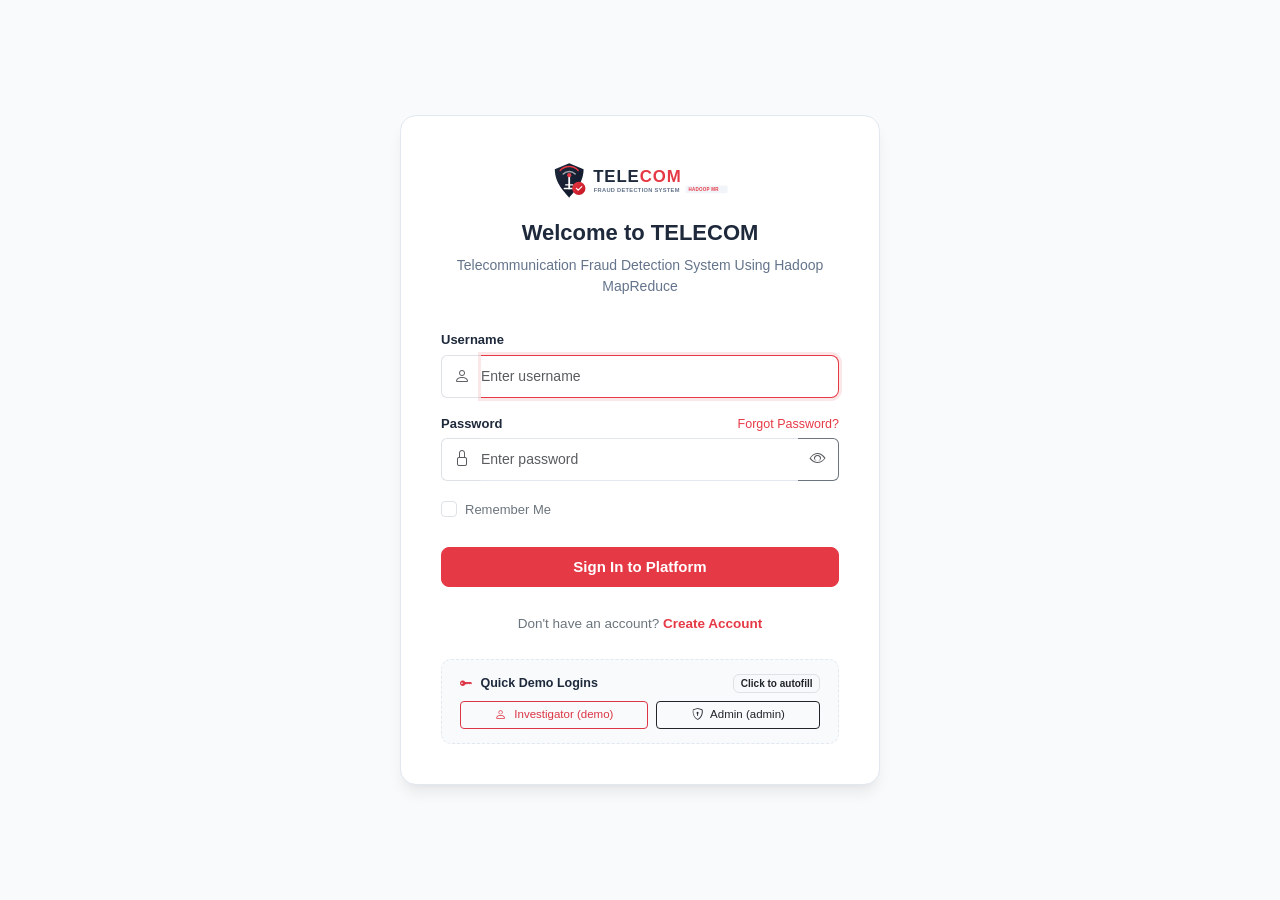
<file: frontend/index.html>
<!DOCTYPE html>
<html lang="en">
<head>
    <meta charset="UTF-8">
    <meta name="viewport" content="width=device-width, initial-scale=1.0">
    <title>TELECOM – Telecommunication Fraud Detection Using Hadoop MapReduce</title>
    <link rel="icon" type="image/svg+xml" href="assets/logo.svg">
    <script src="js/api.js"></script>
    <script>
        if (api.isAuthenticated()) {
            window.location.href = 'dashboard.html';
        } else {
            window.location.href = 'login.html';
        }
    </script>
</head>
<body style="background: #F8FAFC; display: flex; align-items: center; justify-content: center; height: 100vh; font-family: sans-serif; color: #64748B;">
    <div style="text-align: center;">
        <img src="assets/logo.svg" alt="TELECOM" style="height: 50px; margin-bottom: 20px;">
        <p>Loading TELECOM Telecommunication Fraud Detection System...</p>
    </div>
</body>
</html>
</file>
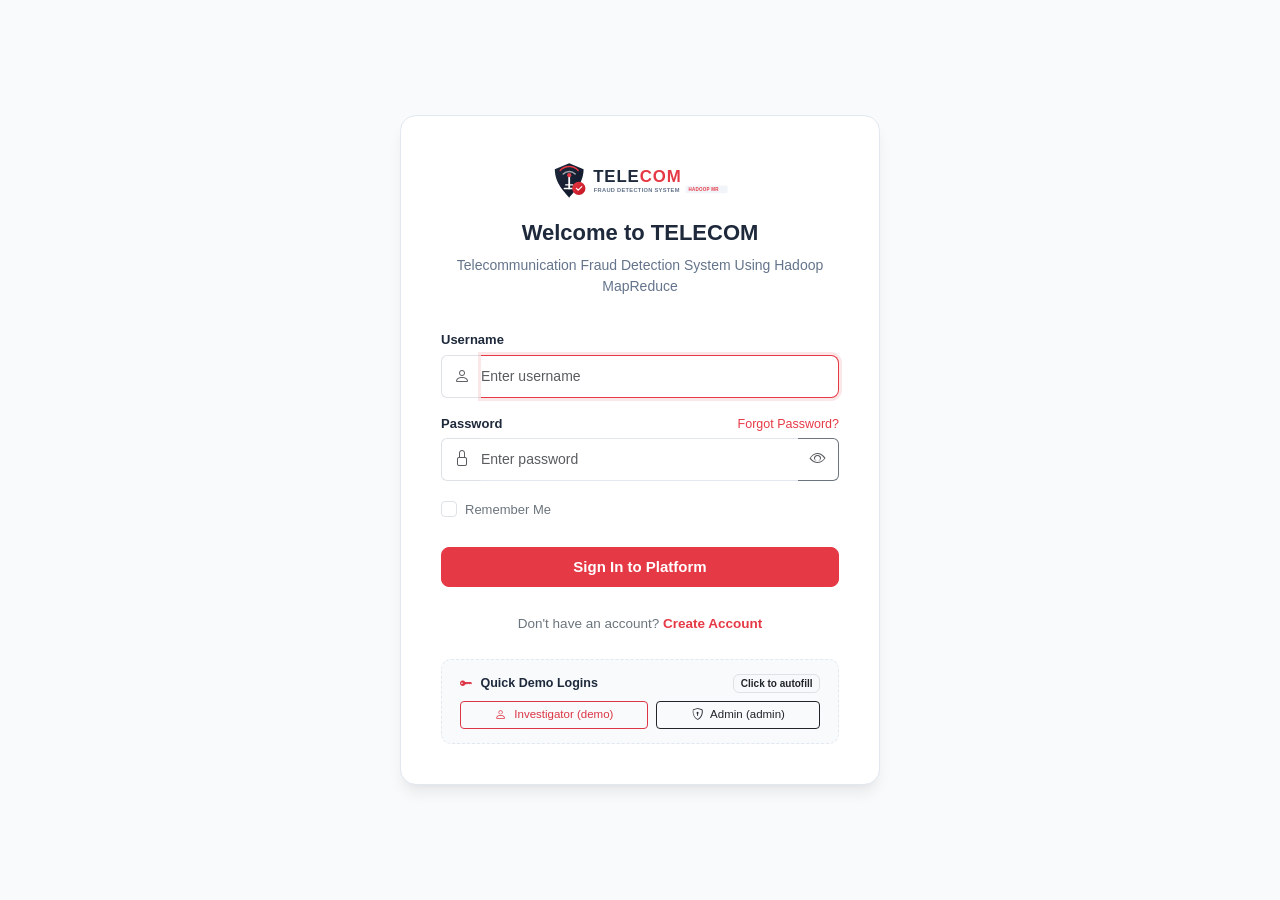
<file: frontend/login.html>
<!DOCTYPE html>
<html lang="en">
<head>
    <meta charset="UTF-8">
    <meta name="viewport" content="width=device-width, initial-scale=1.0">
    <title>TELECOM – Sign In | Telecommunication Fraud Detection Using Hadoop MapReduce</title>
    <link rel="icon" type="image/svg+xml" href="assets/logo.svg">
    <link href="https://cdn.jsdelivr.net/npm/bootstrap@5.3.2/dist/css/bootstrap.min.css" rel="stylesheet">
    <link rel="stylesheet" href="https://cdn.jsdelivr.net/npm/bootstrap-icons@1.11.2/font/bootstrap-icons.min.css">
    <link rel="stylesheet" href="css/style.css">
</head>
<body class="auth-page">

    <div class="auth-card">
        <div class="auth-header">
            <img src="assets/logo.svg" alt="TELECOM" style="height: 48px;">
            <h1 class="auth-title">Welcome to TELECOM</h1>
            <p class="auth-subtitle">Telecommunication Fraud Detection System Using Hadoop MapReduce</p>
        </div>

        <div id="loginAlert" class="alert alert-danger d-none" role="alert" style="font-size: 13.5px;"></div>
        <div id="loginSuccess" class="alert alert-success d-none" role="alert" style="font-size: 13.5px;"></div>

        <form id="loginForm" onsubmit="handleLoginSubmit(event)">
            <div class="mb-3">
                <label for="username" class="form-label">Username</label>
                <div class="input-group">
                    <span class="input-group-text bg-white border-end-0 text-muted"><i class="bi bi-person"></i></span>
                    <input type="text" class="form-control border-start-0 ps-0" id="username" placeholder="Enter username" required autofocus>
                </div>
            </div>

            <div class="mb-3">
                <div class="d-flex justify-content-between align-items-center mb-1">
                    <label for="password" class="form-label mb-0">Password</label>
                    <a href="javascript:void(0)" onclick="handleForgotPassword()" class="text-decoration-none" style="font-size: 12.5px; color: var(--brand-primary); font-weight: 500;">Forgot Password?</a>
                </div>
                <div class="input-group">
                    <span class="input-group-text bg-white border-end-0 text-muted"><i class="bi bi-lock"></i></span>
                    <input type="password" class="form-control border-start-0 border-end-0 ps-0" id="password" placeholder="Enter password" required>
                    <button class="btn btn-outline-secondary border-start-0 bg-white text-muted" type="button" id="togglePasswordBtn" onclick="togglePasswordVisibility()">
                        <i class="bi bi-eye" id="toggleIcon"></i>
                    </button>
                </div>
            </div>

            <div class="d-flex justify-content-between align-items-center mb-4">
                <div class="form-check">
                    <input class="form-check-input" type="checkbox" id="rememberMe">
                    <label class="form-check-label text-secondary" for="rememberMe" style="font-size: 13px;">
                        Remember Me
                    </label>
                </div>
            </div>

            <button type="submit" id="loginBtn" class="btn btn-primary w-100 py-2" style="font-size: 15px;">
                <span id="loginBtnSpinner" class="spinner-border spinner-border-sm me-2 d-none" role="status"></span>
                Sign In to Platform
            </button>
        </form>

        <div class="text-center mt-4">
            <span class="text-secondary" style="font-size: 13.5px;">Don't have an account? </span>
            <a href="register.html" style="color: var(--brand-primary); font-weight: 600; text-decoration: none; font-size: 13.5px;">Create Account</a>
        </div>

        <!-- Demo Credentials Box -->
        <div class="demo-credentials-box">
            <div class="d-flex align-items-center justify-content-between mb-2">
                <strong style="color: var(--text-primary); font-size: 12.5px;"><i class="bi bi-key-fill text-danger me-1"></i> Quick Demo Logins</strong>
                <span class="badge bg-light text-dark border" style="font-size: 10px;">Click to autofill</span>
            </div>
            <div class="d-flex gap-2">
                <button type="button" class="btn btn-sm btn-outline-danger flex-fill" onclick="autofill('demo', 'demo123')" style="font-size: 11.5px;">
                    <i class="bi bi-person me-1"></i> Investigator (demo)
                </button>
                <button type="button" class="btn btn-sm btn-outline-dark flex-fill" onclick="autofill('admin', 'admin123')" style="font-size: 11.5px;">
                    <i class="bi bi-shield-lock me-1"></i> Admin (admin)
                </button>
            </div>
        </div>
    </div>

    <script src="js/api.js"></script>
    <script>
        function togglePasswordVisibility() {
            const passInput = document.getElementById('password');
            const icon = document.getElementById('toggleIcon');
            if (passInput.type === 'password') {
                passInput.type = 'text';
                icon.className = 'bi bi-eye-slash';
            } else {
                passInput.type = 'password';
                icon.className = 'bi bi-eye';
            }
        }

        function autofill(u, p) {
            document.getElementById('username').value = u;
            document.getElementById('password').value = p;
        }

        function handleForgotPassword() {
            alert('To reset credentials, please contact the system administrator or use the demo accounts: demo/demo123 or admin/admin123.');
        }

        async function handleLoginSubmit(event) {
            event.preventDefault();
            const alertBox = document.getElementById('loginAlert');
            const successBox = document.getElementById('loginSuccess');
            const btn = document.getElementById('loginBtn');
            const spinner = document.getElementById('loginBtnSpinner');

            alertBox.classList.add('d-none');
            successBox.classList.add('d-none');

            const username = document.getElementById('username').value.trim();
            const password = document.getElementById('password').value;
            const rememberMe = document.getElementById('rememberMe').checked;

            if (!username || !password) {
                alertBox.textContent = 'Please enter both username and password.';
                alertBox.classList.remove('d-none');
                return;
            }

            btn.disabled = true;
            spinner.classList.remove('d-none');

            const res = await api.post('/auth/login', { username, password, rememberMe });
            btn.disabled = false;
            spinner.classList.add('d-none');

            if (res && res.ok && res.data && res.data.success) {
                api.setToken(res.data.token);
                api.setUser(res.data.user);

                successBox.textContent = 'Login successful! Redirecting to dashboard...';
                successBox.classList.remove('d-none');

                setTimeout(() => {
                    window.location.href = 'dashboard.html';
                }, 600);
            } else {
                const err = (res && res.data && res.data.message) || (res && res.data && res.data.error) || 'Invalid credentials. Please verify your login.';
                alertBox.textContent = err;
                alertBox.classList.remove('d-none');
            }
        }
    </script>
</body>
</html>
</file>
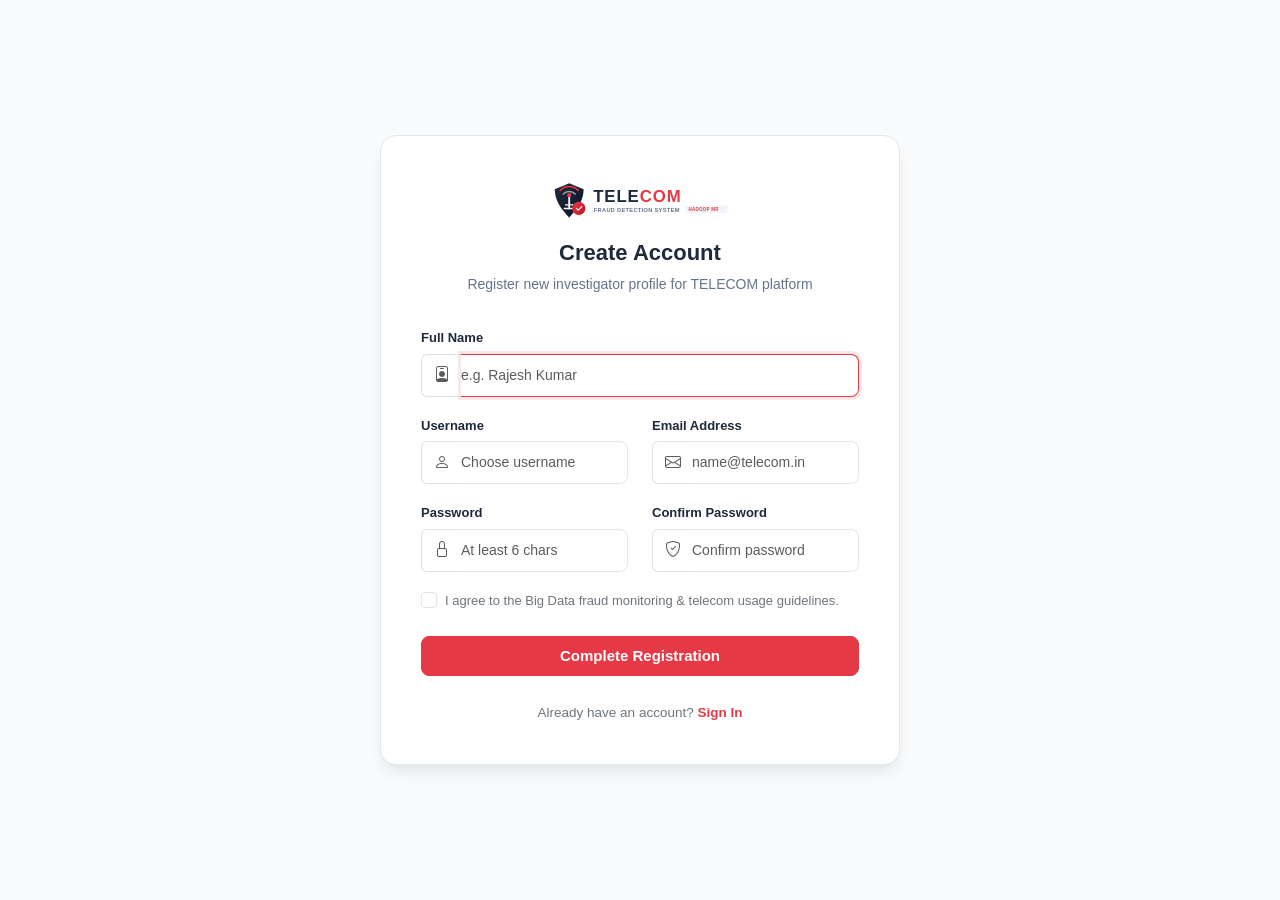
<file: frontend/register.html>
<!DOCTYPE html>
<html lang="en">
<head>
    <meta charset="UTF-8">
    <meta name="viewport" content="width=device-width, initial-scale=1.0">
    <title>TELECOM – Register | Telecommunication Fraud Detection System Using Hadoop MapReduce</title>
    <link rel="icon" type="image/svg+xml" href="assets/logo.svg">
    <link href="https://cdn.jsdelivr.net/npm/bootstrap@5.3.2/dist/css/bootstrap.min.css" rel="stylesheet">
    <link rel="stylesheet" href="https://cdn.jsdelivr.net/npm/bootstrap-icons@1.11.2/font/bootstrap-icons.min.css">
    <link rel="stylesheet" href="css/style.css">
</head>
<body class="auth-page">

    <div class="auth-card" style="max-width: 520px;">
        <div class="auth-header">
            <img src="assets/logo.svg" alt="TELECOM" style="height: 48px;">
            <h1 class="auth-title">Create Account</h1>
            <p class="auth-subtitle">Register new investigator profile for TELECOM platform</p>
        </div>

        <div id="regAlert" class="alert alert-danger d-none" role="alert" style="font-size: 13.5px;"></div>
        <div id="regSuccess" class="alert alert-success d-none" role="alert" style="font-size: 13.5px;"></div>

        <form id="registerForm" onsubmit="handleRegisterSubmit(event)">
            <div class="mb-3">
                <label for="fullName" class="form-label">Full Name</label>
                <div class="input-group">
                    <span class="input-group-text bg-white border-end-0 text-muted"><i class="bi bi-person-badge"></i></span>
                    <input type="text" class="form-control border-start-0 ps-0" id="fullName" placeholder="e.g. Rajesh Kumar" required autofocus>
                </div>
            </div>

            <div class="row">
                <div class="col-md-6 mb-3">
                    <label for="username" class="form-label">Username</label>
                    <div class="input-group">
                        <span class="input-group-text bg-white border-end-0 text-muted"><i class="bi bi-person"></i></span>
                        <input type="text" class="form-control border-start-0 ps-0" id="username" placeholder="Choose username" required minlength="3">
                    </div>
                </div>
                <div class="col-md-6 mb-3">
                    <label for="email" class="form-label">Email Address</label>
                    <div class="input-group">
                        <span class="input-group-text bg-white border-end-0 text-muted"><i class="bi bi-envelope"></i></span>
                        <input type="email" class="form-control border-start-0 ps-0" id="email" placeholder="name@telecom.in" required>
                    </div>
                </div>
            </div>

            <div class="row">
                <div class="col-md-6 mb-3">
                    <label for="password" class="form-label">Password</label>
                    <div class="input-group">
                        <span class="input-group-text bg-white border-end-0 text-muted"><i class="bi bi-lock"></i></span>
                        <input type="password" class="form-control border-start-0 ps-0" id="password" placeholder="At least 6 chars" required minlength="6">
                    </div>
                </div>
                <div class="col-md-6 mb-3">
                    <label for="confirmPassword" class="form-label">Confirm Password</label>
                    <div class="input-group">
                        <span class="input-group-text bg-white border-end-0 text-muted"><i class="bi bi-shield-check"></i></span>
                        <input type="password" class="form-control border-start-0 ps-0" id="confirmPassword" placeholder="Confirm password" required>
                    </div>
                </div>
            </div>

            <div class="mb-4">
                <div class="form-check">
                    <input class="form-check-input" type="checkbox" id="termsCheck" required>
                    <label class="form-check-label text-secondary" for="termsCheck" style="font-size: 13px;">
                        I agree to the Big Data fraud monitoring & telecom usage guidelines.
                    </label>
                </div>
            </div>

            <button type="submit" id="regBtn" class="btn btn-primary w-100 py-2" style="font-size: 15px;">
                <span id="regBtnSpinner" class="spinner-border spinner-border-sm me-2 d-none" role="status"></span>
                Complete Registration
            </button>
        </form>

        <div class="text-center mt-4">
            <span class="text-secondary" style="font-size: 13.5px;">Already have an account? </span>
            <a href="login.html" style="color: var(--brand-primary); font-weight: 600; text-decoration: none; font-size: 13.5px;">Sign In</a>
        </div>
    </div>

    <script src="js/api.js"></script>
    <script>
        async function handleRegisterSubmit(event) {
            event.preventDefault();
            const alertBox = document.getElementById('regAlert');
            const successBox = document.getElementById('regSuccess');
            const btn = document.getElementById('regBtn');
            const spinner = document.getElementById('regBtnSpinner');

            alertBox.classList.add('d-none');
            successBox.classList.add('d-none');

            const fullName = document.getElementById('fullName').value.trim();
            const username = document.getElementById('username').value.trim();
            const email = document.getElementById('email').value.trim();
            const password = document.getElementById('password').value;
            const confirmPassword = document.getElementById('confirmPassword').value;

            if (password !== confirmPassword) {
                alertBox.textContent = 'Passwords do not match. Please re-enter.';
                alertBox.classList.remove('d-none');
                return;
            }

            btn.disabled = true;
            spinner.classList.remove('d-none');

            const res = await api.post('/auth/register', {
                fullName,
                username,
                email,
                password,
                confirmPassword,
                role: 'USER'
            });

            btn.disabled = false;
            spinner.classList.add('d-none');

            if (res && res.ok && res.data && res.data.success) {
                api.setToken(res.data.token);
                api.setUser(res.data.user);

                successBox.textContent = 'Account registered successfully! Redirecting to dashboard...';
                successBox.classList.remove('d-none');

                setTimeout(() => {
                    window.location.href = 'dashboard.html';
                }, 800);
            } else {
                const err = (res && res.data && res.data.message) || (res && res.data && res.data.error) || 'Registration failed. Please try again.';
                alertBox.textContent = err;
                alertBox.classList.remove('d-none');
            }
        }
    </script>
</body>
</html>
</file>
<file: frontend/css/style.css>
/* ==============================================================
   TELECOM – Light SaaS Dashboard & Application Stylesheet
   Telecommunication Fraud Detection System Using Hadoop MapReduce
   ============================================================== */

:root {
  --bg-primary: #FFFFFF;
  --bg-secondary: #F8FAFC;
  --sidebar-bg: #FFFFFF;
  --card-bg: #FFFFFF;
  --brand-primary: #E63946;
  --brand-primary-hover: #D90429;
  --brand-primary-light: #FFEBEE;
  --text-primary: #1E293B;
  --text-secondary: #64748B;
  --text-muted: #94A3B8;
  --border-color: #E2E8F0;
  --border-light: #F1F5F9;
  --success: #16A34A;
  --success-light: #DCFCE7;
  --warning: #F59E0B;
  --warning-light: #FEF3C7;
  --danger: #DC2626;
  --danger-light: #FEE2E2;
  --info: #0284C7;
  --info-light: #E0F2FE;
  --sidebar-width: 250px;
  --topbar-height: 70px;
  --card-radius: 12px;
  --shadow-sm: 0 1px 3px rgba(0, 0, 0, 0.05);
  --shadow-md: 0 4px 6px -1px rgba(0, 0, 0, 0.07), 0 2px 4px -2px rgba(0, 0, 0, 0.05);
  --shadow-lg: 0 10px 15px -3px rgba(0, 0, 0, 0.08), 0 4px 6px -4px rgba(0, 0, 0, 0.04);
}

html {
  box-sizing: border-box;
  width: 100%;
  height: 100%;
  margin: 0;
  padding: 0;
  background-color: #F8FAFC !important;
}

*, *:before, *:after {
  box-sizing: inherit;
  margin: 0;
  padding: 0;
}

body {
  font-family: -apple-system, BlinkMacSystemFont, "Segoe UI", Roboto, "Helvetica Neue", Arial, sans-serif;
  background-color: #F8FAFC !important;
  color: var(--text-primary);
  line-height: 1.5;
  width: 100%;
  min-height: 100%;
  margin: 0;
  padding: 0;
  overflow-x: hidden;
  -webkit-font-smoothing: antialiased;
}

/* Layout Container */
.app-layout {
  display: flex;
  width: 100%;
  min-height: 100vh;
  margin: 0;
  padding: 0;
  background-color: #F8FAFC !important;
  position: relative;
}

/* Sidebar */
.sidebar {
  width: 250px !important;
  min-width: 250px !important;
  max-width: 250px !important;
  height: 100vh !important;
  position: fixed !important;
  top: 0 !important;
  bottom: 0 !important;
  left: 0 !important;
  background-color: #FFFFFF !important;
  border-right: 1px solid var(--border-color);
  display: flex !important;
  flex-direction: column !important;
  z-index: 1050 !important;
  box-shadow: 2px 0 8px rgba(0, 0, 0, 0.04);
  transition: transform 0.25s ease-in-out;
  overflow: hidden;
}

.sidebar-header {
  height: var(--topbar-height);
  min-height: var(--topbar-height);
  padding: 0 16px;
  display: flex;
  align-items: center;
  border-bottom: 1px solid var(--border-color);
  background-color: #FFFFFF;
}

.sidebar-logo {
  height: 38px;
  display: block;
}

.sidebar-nav {
  flex: 1 1 auto;
  padding: 10px 8px;
  overflow-y: auto;
  overflow-x: hidden;
}

.nav-section-title {
  font-size: 11px;
  font-weight: 700;
  text-transform: uppercase;
  color: var(--text-muted);
  letter-spacing: 0.8px;
  padding: 8px 12px 4px;
}

.nav-item {
  display: flex;
  align-items: center;
  width: 100%;
  padding: 9px 12px;
  margin-bottom: 2px;
  color: var(--text-primary);
  text-decoration: none;
  font-size: 13.5px;
  font-weight: 500;
  border-radius: 8px;
  border-left: 3px solid transparent;
  transition: all 0.15s ease-in-out;
}

.nav-item i {
  font-size: 17px;
  width: 22px;
  margin-right: 10px;
  display: inline-flex;
  align-items: center;
  justify-content: center;
  color: var(--text-secondary);
  transition: color 0.15s ease;
}

.nav-item:hover {
  background-color: var(--brand-primary-light);
  color: var(--brand-primary);
}

.nav-item:hover i {
  color: var(--brand-primary);
}

.nav-item.active {
  background-color: var(--brand-primary-light);
  color: var(--brand-primary);
  font-weight: 600;
  border-left: 4px solid var(--brand-primary);
}

.nav-item.active i {
  color: var(--brand-primary);
}

.sidebar-footer {
  padding: 10px 12px;
  border-top: 1px solid var(--border-color);
  background-color: #FFFFFF;
  margin-top: auto;
}

.sidebar-logout-btn {
  display: flex;
  align-items: center;
  width: 100%;
  padding: 9px 12px;
  color: var(--danger);
  text-decoration: none;
  font-size: 13.5px;
  font-weight: 600;
  border-radius: 8px;
  border: 1px solid #FEE2E2;
  background-color: #FEF2F2;
  transition: all 0.15s ease-in-out;
}

.sidebar-logout-btn i {
  font-size: 17px;
  width: 22px;
  margin-right: 10px;
  display: inline-flex;
  align-items: center;
  justify-content: center;
  color: var(--danger);
}

.sidebar-logout-btn:hover {
  background-color: #FEE2E2;
  color: #B91C1C;
  border-color: #FECACA;
}

.user-profile-widget {
  display: flex;
  align-items: center;
  gap: 12px;
}

.user-avatar {
  width: 40px;
  height: 40px;
  border-radius: 50%;
  background: linear-gradient(135deg, var(--brand-primary), #B91C1C);
  color: #FFFFFF;
  display: flex;
  align-items: center;
  justify-content: center;
  font-weight: 700;
  font-size: 15px;
}

.user-info {
  flex: 1;
  overflow: hidden;
}

.user-name {
  font-size: 13px;
  font-weight: 600;
  color: var(--text-primary);
  white-space: nowrap;
  overflow: hidden;
  text-overflow: ellipsis;
}

.user-role-badge {
  display: inline-block;
  font-size: 10px;
  font-weight: 700;
  text-transform: uppercase;
  padding: 2px 6px;
  border-radius: 4px;
  background-color: var(--brand-primary-light);
  color: var(--brand-primary);
}

/* Main Content Area */
.main-wrapper, .main-content {
  margin-left: var(--sidebar-width) !important;
  width: calc(100% - var(--sidebar-width)) !important;
  min-width: 0;
  min-height: 100vh;
  display: flex;
  flex-direction: column;
  flex: 1 1 auto;
  background-color: #F8FAFC !important;
  box-sizing: border-box;
}

/* Topbar */
.topbar {
  width: 100%;
  height: var(--topbar-height);
  min-height: var(--topbar-height);
  background-color: #FFFFFF !important;
  border-bottom: 1px solid var(--border-color);
  display: flex;
  align-items: center;
  justify-content: space-between;
  padding: 0 24px;
  position: sticky;
  top: 0;
  z-index: 900;
  box-shadow: 0 1px 2px rgba(0, 0, 0, 0.03);
  box-sizing: border-box;
}

.topbar-title {
  display: flex;
  align-items: center;
  gap: 16px;
}

.page-heading {
  font-size: 20px;
  font-weight: 700;
  color: var(--text-primary);
}

.page-subheading {
  font-size: 13px;
  color: var(--text-secondary);
}

.topbar-actions {
  display: flex;
  align-items: center;
  gap: 16px;
}

.hadoop-status-pill {
  display: flex;
  align-items: center;
  gap: 8px;
  padding: 6px 14px;
  border-radius: 20px;
  font-size: 12px;
  font-weight: 600;
  border: 1px solid var(--border-color);
  background-color: #FFFFFF;
}

.status-indicator {
  width: 8px;
  height: 8px;
  border-radius: 50%;
  background-color: var(--success);
  display: inline-block;
}

.status-indicator.offline {
  background-color: var(--warning);
}

/* Content Container */
.content-body {
  width: 100%;
  padding: 24px 32px;
  flex: 1 1 auto;
  background-color: #F8FAFC !important;
}

/* Card Styling */
.card {
  background-color: var(--card-bg);
  border: 1px solid var(--border-color);
  border-radius: var(--card-radius);
  box-shadow: var(--shadow-sm);
  margin-bottom: 24px;
  transition: box-shadow 0.2s ease;
}

.card:hover {
  box-shadow: var(--shadow-md);
}

.card-header {
  padding: 18px 24px;
  border-bottom: 1px solid var(--border-color);
  background-color: transparent;
  display: flex;
  align-items: center;
  justify-content: space-between;
}

.card-title {
  font-size: 16px;
  font-weight: 700;
  color: var(--text-primary);
  margin: 0;
}

.card-body {
  padding: 24px;
}

/* KPI Cards */
.kpi-card {
  padding: 22px 24px;
  border-radius: var(--card-radius);
  background-color: var(--card-bg);
  border: 1px solid var(--border-color);
  box-shadow: var(--shadow-sm);
  display: flex;
  align-items: center;
  justify-content: space-between;
}

.kpi-label {
  font-size: 13px;
  font-weight: 600;
  color: var(--text-secondary);
  margin-bottom: 6px;
  text-transform: uppercase;
  letter-spacing: 0.5px;
}

.kpi-value {
  font-size: 28px;
  font-weight: 800;
  color: var(--text-primary);
  line-height: 1.2;
}

.kpi-trend {
  display: flex;
  align-items: center;
  gap: 4px;
  font-size: 12px;
  font-weight: 600;
  margin-top: 6px;
}

.trend-up { color: var(--danger); }
.trend-down { color: var(--success); }
.trend-neutral { color: var(--text-secondary); }

.kpi-icon-box {
  width: 54px;
  height: 54px;
  border-radius: 12px;
  display: flex;
  align-items: center;
  justify-content: center;
  font-size: 24px;
}

.kpi-icon-box.brand { background-color: var(--brand-primary-light); color: var(--brand-primary); }
.kpi-icon-box.success { background-color: var(--success-light); color: var(--success); }
.kpi-icon-box.warning { background-color: var(--warning-light); color: var(--warning); }
.kpi-icon-box.danger { background-color: var(--danger-light); color: var(--danger); }
.kpi-icon-box.info { background-color: var(--info-light); color: var(--info); }

/* Buttons */
.btn-primary {
  background-color: var(--brand-primary);
  border-color: var(--brand-primary);
  color: #FFFFFF;
  font-weight: 600;
  padding: 9px 18px;
  border-radius: 8px;
  transition: all 0.15s ease;
}

.btn-primary:hover, .btn-primary:focus {
  background-color: var(--brand-primary-hover);
  border-color: var(--brand-primary-hover);
  color: #FFFFFF;
}

.btn-outline-primary {
  border-color: var(--brand-primary);
  color: var(--brand-primary);
  background-color: transparent;
  font-weight: 600;
  padding: 9px 18px;
  border-radius: 8px;
}

.btn-outline-primary:hover {
  background-color: var(--brand-primary-light);
  color: var(--brand-primary);
  border-color: var(--brand-primary);
}

.btn-secondary {
  background-color: #F1F5F9;
  border-color: var(--border-color);
  color: var(--text-primary);
  font-weight: 600;
  padding: 9px 18px;
  border-radius: 8px;
}

.btn-secondary:hover {
  background-color: #E2E8F0;
  color: var(--text-primary);
}

/* Form Controls */
.form-control, .form-select {
  border: 1px solid var(--border-color);
  border-radius: 8px;
  padding: 10px 14px;
  font-size: 14px;
  color: var(--text-primary);
  background-color: #FFFFFF;
  transition: border-color 0.15s ease, box-shadow 0.15s ease;
}

.form-control:focus, .form-select:focus {
  border-color: var(--brand-primary);
  box-shadow: 0 0 0 3px rgba(230, 57, 70, 0.12);
}

.form-label {
  font-size: 13px;
  font-weight: 600;
  color: var(--text-primary);
  margin-bottom: 6px;
}

/* Badges */
.badge-high {
  background-color: var(--danger-light);
  color: var(--danger);
  font-weight: 700;
  padding: 4px 10px;
  border-radius: 6px;
  font-size: 11px;
  text-transform: uppercase;
}

.badge-medium {
  background-color: var(--warning-light);
  color: #B45309;
  font-weight: 700;
  padding: 4px 10px;
  border-radius: 6px;
  font-size: 11px;
  text-transform: uppercase;
}

.badge-low {
  background-color: #FEF08A;
  color: #854D0E;
  font-weight: 700;
  padding: 4px 10px;
  border-radius: 6px;
  font-size: 11px;
  text-transform: uppercase;
}

.badge-normal {
  background-color: var(--success-light);
  color: var(--success);
  font-weight: 700;
  padding: 4px 10px;
  border-radius: 6px;
  font-size: 11px;
  text-transform: uppercase;
}

/* Tables */
.table-responsive {
  border-radius: var(--card-radius);
  border: 1px solid var(--border-color);
  background-color: #FFFFFF;
}

.table {
  margin-bottom: 0;
  color: var(--text-primary);
  font-size: 14px;
}

.table th {
  background-color: #F8FAFC;
  color: var(--text-secondary);
  font-size: 12px;
  font-weight: 700;
  text-transform: uppercase;
  letter-spacing: 0.6px;
  border-bottom: 1px solid var(--border-color);
  padding: 14px 18px;
}

.table td {
  padding: 14px 18px;
  vertical-align: middle;
  border-bottom: 1px solid var(--border-light);
}

.table-hover tbody tr:hover {
  background-color: #FAFAFA;
}

/* Phone Number Pills */
.phone-pill {
  font-family: monospace;
  font-size: 14px;
  font-weight: 700;
  color: #0F172A;
  background-color: #F1F5F9;
  padding: 3px 8px;
  border-radius: 4px;
  display: inline-block;
}

/* Toast Container */
.toast-container {
  position: fixed;
  bottom: 24px;
  right: 24px;
  z-index: 2000;
}

.toast {
  background-color: #FFFFFF;
  border: 1px solid var(--border-color);
  box-shadow: var(--shadow-lg);
  border-radius: 8px;
  margin-bottom: 12px;
}

/* Auth Screens (Login / Register) */
.auth-page {
  min-height: 100vh;
  display: flex;
  align-items: center;
  justify-content: center;
  background-color: var(--bg-secondary);
  padding: 24px;
}

.auth-card {
  width: 100%;
  max-width: 480px;
  background-color: var(--bg-primary);
  border: 1px solid var(--border-color);
  border-radius: 16px;
  box-shadow: var(--shadow-lg);
  padding: 40px;
}

.auth-header {
  text-align: center;
  margin-bottom: 30px;
}

.auth-title {
  font-size: 22px;
  font-weight: 800;
  color: var(--text-primary);
  margin-top: 16px;
}

.auth-subtitle {
  font-size: 14px;
  color: var(--text-secondary);
  margin-top: 4px;
}

.demo-credentials-box {
  background-color: #F8FAFC;
  border: 1px dashed var(--border-color);
  border-radius: 10px;
  padding: 14px 18px;
  margin-top: 24px;
  font-size: 13px;
}

/* Risk Meter Gauge Bar */
.risk-meter {
  height: 8px;
  border-radius: 4px;
  background-color: #E2E8F0;
  overflow: hidden;
  position: relative;
}

.risk-meter-fill {
  height: 100%;
  border-radius: 4px;
  transition: width 0.4s ease;
}

.risk-fill-high { background-color: var(--danger); }
.risk-fill-medium { background-color: var(--warning); }
.risk-fill-low { background-color: var(--success); }

/* Quick Action Cards */
.quick-action-btn {
  display: flex;
  align-items: center;
  gap: 12px;
  padding: 16px 20px;
  background-color: #FFFFFF;
  border: 1px solid var(--border-color);
  border-radius: 10px;
  text-decoration: none;
  color: var(--text-primary);
  font-weight: 600;
  font-size: 14px;
  transition: all 0.2s ease;
}

.quick-action-btn:hover {
  border-color: var(--brand-primary);
  transform: translateY(-2px);
  box-shadow: var(--shadow-md);
  color: var(--brand-primary);
}

.quick-action-icon {
  width: 40px;
  height: 40px;
  border-radius: 8px;
  background-color: var(--brand-primary-light);
  color: var(--brand-primary);
  display: flex;
  align-items: center;
  justify-content: center;
  font-size: 18px;
}

/* ==============================================================
   Responsive Layout & Viewport Adjustments
   ============================================================== */
@media (max-width: 767.98px) {
  .sidebar {
    transform: translateX(-100%);
    box-shadow: 4px 0 24px rgba(0, 0, 0, 0.15);
  }
  .sidebar.show {
    transform: translateX(0);
  }
  .main-wrapper, .main-content {
    margin-left: 0 !important;
    width: 100% !important;
  }
  .topbar {
    padding: 0 16px;
  }
  .content-body {
    padding: 16px;
  }
}

@media (max-width: 576px) {
  .topbar {
    height: auto;
    min-height: 60px;
    padding: 10px 14px;
    flex-wrap: wrap;
    gap: 10px;
  }
  .topbar-actions {
    width: 100%;
    justify-content: flex-end;
  }
  .content-body {
    padding: 12px;
  }
}
</file>
